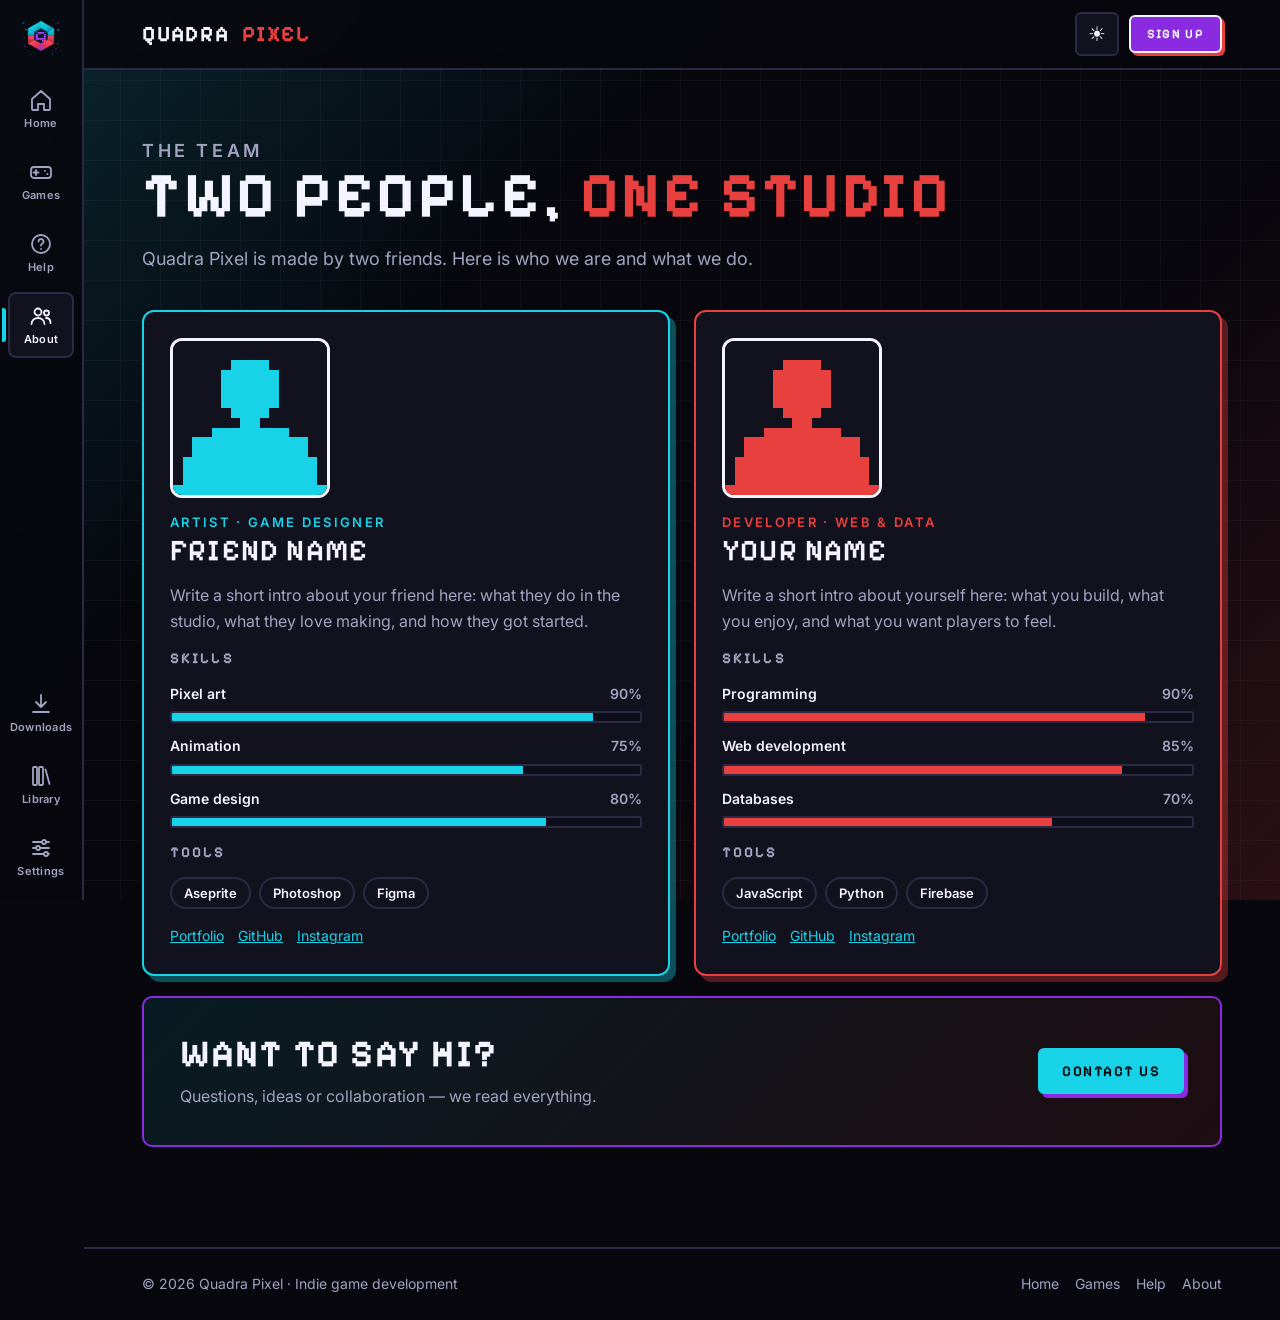
<file: about.html>
<!DOCTYPE html>
<html lang="en">
<head>
<meta charset="utf-8">
<meta name="viewport" content="width=device-width, initial-scale=1">
<title>About – Quadra Pixel</title>
<meta name="description" content="Meet the two people behind Quadra Pixel.">
<meta name="theme-color" content="#07070d">
<script>try{var t=localStorage.getItem("qp-theme");if(t==="system")t=matchMedia("(prefers-color-scheme: light)").matches?"light":"dark";if(t==="light"||t==="dark")document.documentElement.setAttribute("data-theme",t);if(localStorage.getItem("qp-motion")==="reduced")document.documentElement.classList.add("reduce-motion")}catch(e){}</script>
<link rel="icon" type="image/svg+xml" href="assets/images/favicon.svg">
<link rel="preconnect" href="https://fonts.googleapis.com">
<link rel="preconnect" href="https://fonts.gstatic.com" crossorigin>
<link href="https://fonts.googleapis.com/css2?family=Inter:wght@400;500;600;700&family=Pixelify+Sans:wght@400;500;600;700&display=swap" rel="stylesheet">
<link rel="stylesheet" href="css/style.css">
</head>
<body class="has-sidebar">
<aside class="sidebar" aria-label="Main navigation">
  <div>
    <a class="side-logo" href="index.html" aria-label="Quadra Pixel home"><img src="assets/images/logo-icon.svg" alt=""></a>
    <nav class="side-group top" aria-label="Pages"><a class="side-link" href="index.html"><svg viewBox="0 0 24 24" aria-hidden="true"><path d="M3 11l9-8 9 8v10a1 1 0 0 1-1 1h-5v-6H9v6H4a1 1 0 0 1-1-1z"/></svg><span>Home</span></a><a class="side-link" href="games.html"><svg viewBox="0 0 24 24" aria-hidden="true"><rect x="2" y="7" width="20" height="11" rx="3"/><path d="M7 10v5M4.5 12.5h5"/><path d="M16 11h.01M18.5 14h.01"/></svg><span>Games</span></a><a class="side-link" href="help.html"><svg viewBox="0 0 24 24" aria-hidden="true"><circle cx="12" cy="12" r="9"/><path d="M9.5 9.5a2.5 2.5 0 1 1 3.5 2.3c-.7.4-1 1-1 1.7M12 17h.01"/></svg><span>Help</span></a><a class="side-link" href="about.html" aria-current="page"><svg viewBox="0 0 24 24" aria-hidden="true"><circle cx="9" cy="8" r="3.5"/><path d="M2.5 20c0-3.5 3-6 6.5-6s6.5 2.5 6.5 6"/><circle cx="17.5" cy="9" r="2.5"/><path d="M17 14c3 0 4.5 2 4.5 5"/></svg><span>About</span></a></nav>
  </div>
  <nav class="side-group bottom" aria-label="Your account"><a class="side-link" href="downloads.html"><svg viewBox="0 0 24 24" aria-hidden="true"><path d="M12 3v12M7 10l5 5 5-5M4 20h16"/></svg><span>Downloads</span></a><a class="side-link" href="library.html"><svg viewBox="0 0 24 24" aria-hidden="true"><rect x="4" y="3" width="4" height="18" rx="1"/><rect x="10" y="3" width="4" height="18" rx="1"/><path d="M16.5 5.5l4 14.5"/></svg><span>Library</span></a><a class="side-link" href="settings.html"><svg viewBox="0 0 24 24" aria-hidden="true"><path d="M4 6h9M17 6h3M4 12h3M11 12h9M4 18h11M19 18h1"/><circle cx="15" cy="6" r="2"/><circle cx="9" cy="12" r="2"/><circle cx="17" cy="18" r="2"/></svg><span>Settings</span></a></nav>
</aside>
<header class="site-header">
  <div class="wrap bar">
    <a class="brand" href="index.html" aria-label="Quadra Pixel home"><img src="assets/images/logo-icon.svg" alt="">Quadra<b>Pixel</b></a>
    <div class="actions">
      <button class="icon-btn" id="themeToggle" type="button" aria-pressed="false" aria-label="Switch to light mode"><span class="ico" aria-hidden="true">☀</span></button>
      <div class="auth-slot" id="authSlot"></div>
    </div>
  </div>
</header>
<main>
<div class="wrap">
  <div class="page-title">
    <p class="eyebrow">The team</p>
    <h1>Two people, <span class="accent-r">one studio</span></h1>
    <p>Quadra Pixel is made by two friends. Here is who we are and what we do.</p>
  </div>
  <div class="team">
    <article class="profile left">
      <!-- PHOTO: replace the file at assets/images/team/friend.svg with your own image (keep the same name, or change the src) -->
      <div class="avatar"><img src="assets/images/team/friend.svg" alt="Photo of Friend Name"></div>
      <div><div class="role">Artist · Game designer</div><h3 style="font-size:30px;margin-top:4px">Friend Name</h3></div>
      <p class="bio">Write a short intro about your friend here: what they do in the studio, what they love making, and how they got started.</p>
      <h4>Skills</h4>
      <div class="skills"><div class="skill"><div class="name"><span>Pixel art</span><span>90%</span></div><div class="track"><div class="fill" style="--lvl:90%"></div></div></div><div class="skill"><div class="name"><span>Animation</span><span>75%</span></div><div class="track"><div class="fill" style="--lvl:75%"></div></div></div><div class="skill"><div class="name"><span>Game design</span><span>80%</span></div><div class="track"><div class="fill" style="--lvl:80%"></div></div></div></div>
      <h4>Tools</h4>
      <div class="tags"><span>Aseprite</span><span>Photoshop</span><span>Figma</span></div>
      <div class="links"><a href="#">Portfolio</a><a href="#">GitHub</a><a href="#">Instagram</a></div>
    </article>
    <article class="profile right">
      <!-- PHOTO: replace the file at assets/images/team/me.svg with your own image (keep the same name, or change the src) -->
      <div class="avatar"><img src="assets/images/team/me.svg" alt="Photo of Your Name"></div>
      <div><div class="role">Developer · Web &amp; data</div><h3 style="font-size:30px;margin-top:4px">Your Name</h3></div>
      <p class="bio">Write a short intro about yourself here: what you build, what you enjoy, and what you want players to feel.</p>
      <h4>Skills</h4>
      <div class="skills"><div class="skill"><div class="name"><span>Programming</span><span>90%</span></div><div class="track"><div class="fill" style="--lvl:90%"></div></div></div><div class="skill"><div class="name"><span>Web development</span><span>85%</span></div><div class="track"><div class="fill" style="--lvl:85%"></div></div></div><div class="skill"><div class="name"><span>Databases</span><span>70%</span></div><div class="track"><div class="fill" style="--lvl:70%"></div></div></div></div>
      <h4>Tools</h4>
      <div class="tags"><span>JavaScript</span><span>Python</span><span>Firebase</span></div>
      <div class="links"><a href="#">Portfolio</a><a href="#">GitHub</a><a href="#">Instagram</a></div>
    </article>
  </div>
  <div class="cta">
    <div><h2>Want to say hi?</h2><p class="muted" style="margin-top:8px">Questions, ideas or collaboration — we read everything.</p></div>
    <a class="btn cyan" href="help.html">Contact us</a>
  </div>
</div>
</main>
<footer class="site-footer">
  <div class="wrap foot-in">
    <span>© <span id="year">2026</span> Quadra Pixel · Indie game development</span>
    <nav aria-label="Footer"><a href="index.html">Home</a><a href="games.html">Games</a><a href="help.html">Help</a><a href="about.html">About</a></nav>
  </div>
</footer>
<script src="js/firebase-config.js"></script>
<script src="js/auth.js"></script>
<script src="js/auth-ui.js"></script>
<script src="js/theme.js"></script>
<script src="js/store.js"></script>
<script src="js/main.js"></script>
</body>
</html>
</file>
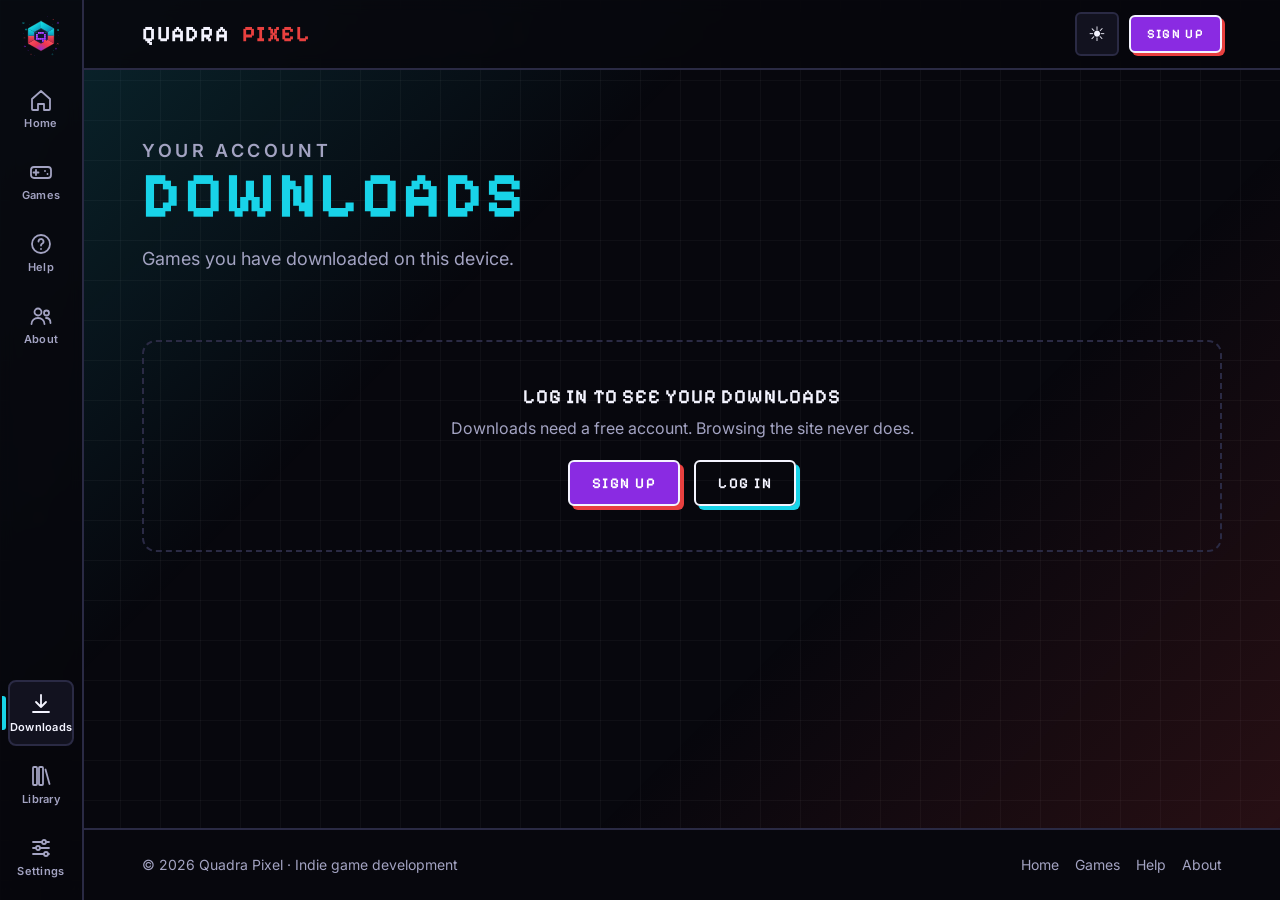
<file: downloads.html>
<!DOCTYPE html>
<html lang="en">
<head>
<meta charset="utf-8">
<meta name="viewport" content="width=device-width, initial-scale=1">
<title>Downloads – Quadra Pixel</title>
<meta name="description" content="Games you downloaded from Quadra Pixel on this device.">
<meta name="theme-color" content="#07070d">
<script>try{var t=localStorage.getItem("qp-theme");if(t==="system")t=matchMedia("(prefers-color-scheme: light)").matches?"light":"dark";if(t==="light"||t==="dark")document.documentElement.setAttribute("data-theme",t);if(localStorage.getItem("qp-motion")==="reduced")document.documentElement.classList.add("reduce-motion")}catch(e){}</script>
<link rel="icon" type="image/svg+xml" href="assets/images/favicon.svg">
<link rel="preconnect" href="https://fonts.googleapis.com">
<link rel="preconnect" href="https://fonts.gstatic.com" crossorigin>
<link href="https://fonts.googleapis.com/css2?family=Inter:wght@400;500;600;700&family=Pixelify+Sans:wght@400;500;600;700&display=swap" rel="stylesheet">
<link rel="stylesheet" href="css/style.css">
</head>
<body class="has-sidebar">
<aside class="sidebar" aria-label="Main navigation">
  <div>
    <a class="side-logo" href="index.html" aria-label="Quadra Pixel home"><img src="assets/images/logo-icon.svg" alt=""></a>
    <nav class="side-group top" aria-label="Pages"><a class="side-link" href="index.html"><svg viewBox="0 0 24 24" aria-hidden="true"><path d="M3 11l9-8 9 8v10a1 1 0 0 1-1 1h-5v-6H9v6H4a1 1 0 0 1-1-1z"/></svg><span>Home</span></a><a class="side-link" href="games.html"><svg viewBox="0 0 24 24" aria-hidden="true"><rect x="2" y="7" width="20" height="11" rx="3"/><path d="M7 10v5M4.5 12.5h5"/><path d="M16 11h.01M18.5 14h.01"/></svg><span>Games</span></a><a class="side-link" href="help.html"><svg viewBox="0 0 24 24" aria-hidden="true"><circle cx="12" cy="12" r="9"/><path d="M9.5 9.5a2.5 2.5 0 1 1 3.5 2.3c-.7.4-1 1-1 1.7M12 17h.01"/></svg><span>Help</span></a><a class="side-link" href="about.html"><svg viewBox="0 0 24 24" aria-hidden="true"><circle cx="9" cy="8" r="3.5"/><path d="M2.5 20c0-3.5 3-6 6.5-6s6.5 2.5 6.5 6"/><circle cx="17.5" cy="9" r="2.5"/><path d="M17 14c3 0 4.5 2 4.5 5"/></svg><span>About</span></a></nav>
  </div>
  <nav class="side-group bottom" aria-label="Your account"><a class="side-link" href="downloads.html" aria-current="page"><svg viewBox="0 0 24 24" aria-hidden="true"><path d="M12 3v12M7 10l5 5 5-5M4 20h16"/></svg><span>Downloads</span></a><a class="side-link" href="library.html"><svg viewBox="0 0 24 24" aria-hidden="true"><rect x="4" y="3" width="4" height="18" rx="1"/><rect x="10" y="3" width="4" height="18" rx="1"/><path d="M16.5 5.5l4 14.5"/></svg><span>Library</span></a><a class="side-link" href="settings.html"><svg viewBox="0 0 24 24" aria-hidden="true"><path d="M4 6h9M17 6h3M4 12h3M11 12h9M4 18h11M19 18h1"/><circle cx="15" cy="6" r="2"/><circle cx="9" cy="12" r="2"/><circle cx="17" cy="18" r="2"/></svg><span>Settings</span></a></nav>
</aside>
<header class="site-header">
  <div class="wrap bar">
    <a class="brand" href="index.html" aria-label="Quadra Pixel home"><img src="assets/images/logo-icon.svg" alt="">Quadra<b>Pixel</b></a>
    <div class="actions">
      <button class="icon-btn" id="themeToggle" type="button" aria-pressed="false" aria-label="Switch to light mode"><span class="ico" aria-hidden="true">☀</span></button>
      <div class="auth-slot" id="authSlot"></div>
    </div>
  </div>
</header>
<main>
<div class="wrap">
  <div class="page-title">
    <p class="eyebrow">Your account</p>
    <h1><span class="accent-c">Downloads</span></h1>
    <p>Games you have downloaded on this device.</p>
  </div>
  <div class="toolbar"><span class="count" id="dlCount" aria-live="polite"></span><button class="btn ghost sm" id="dlClear" type="button" hidden>Clear history</button></div>
  <ul class="dl-list" id="dlList"></ul>
  <div class="empty-state" id="dlEmpty" hidden></div>
</div>
</main>
<footer class="site-footer">
  <div class="wrap foot-in">
    <span>© <span id="year">2026</span> Quadra Pixel · Indie game development</span>
    <nav aria-label="Footer"><a href="index.html">Home</a><a href="games.html">Games</a><a href="help.html">Help</a><a href="about.html">About</a></nav>
  </div>
</footer>
<script src="js/firebase-config.js"></script>
<script src="js/auth.js"></script>
<script src="js/auth-ui.js"></script>
<script src="js/theme.js"></script>
<script src="js/store.js"></script>
<script src="js/games-data.js"></script>
<script src="js/community.js"></script>
<script src="js/game-ui.js"></script>
<script src="js/library.js"></script>
<script src="js/main.js"></script>
</body>
</html>
</file>
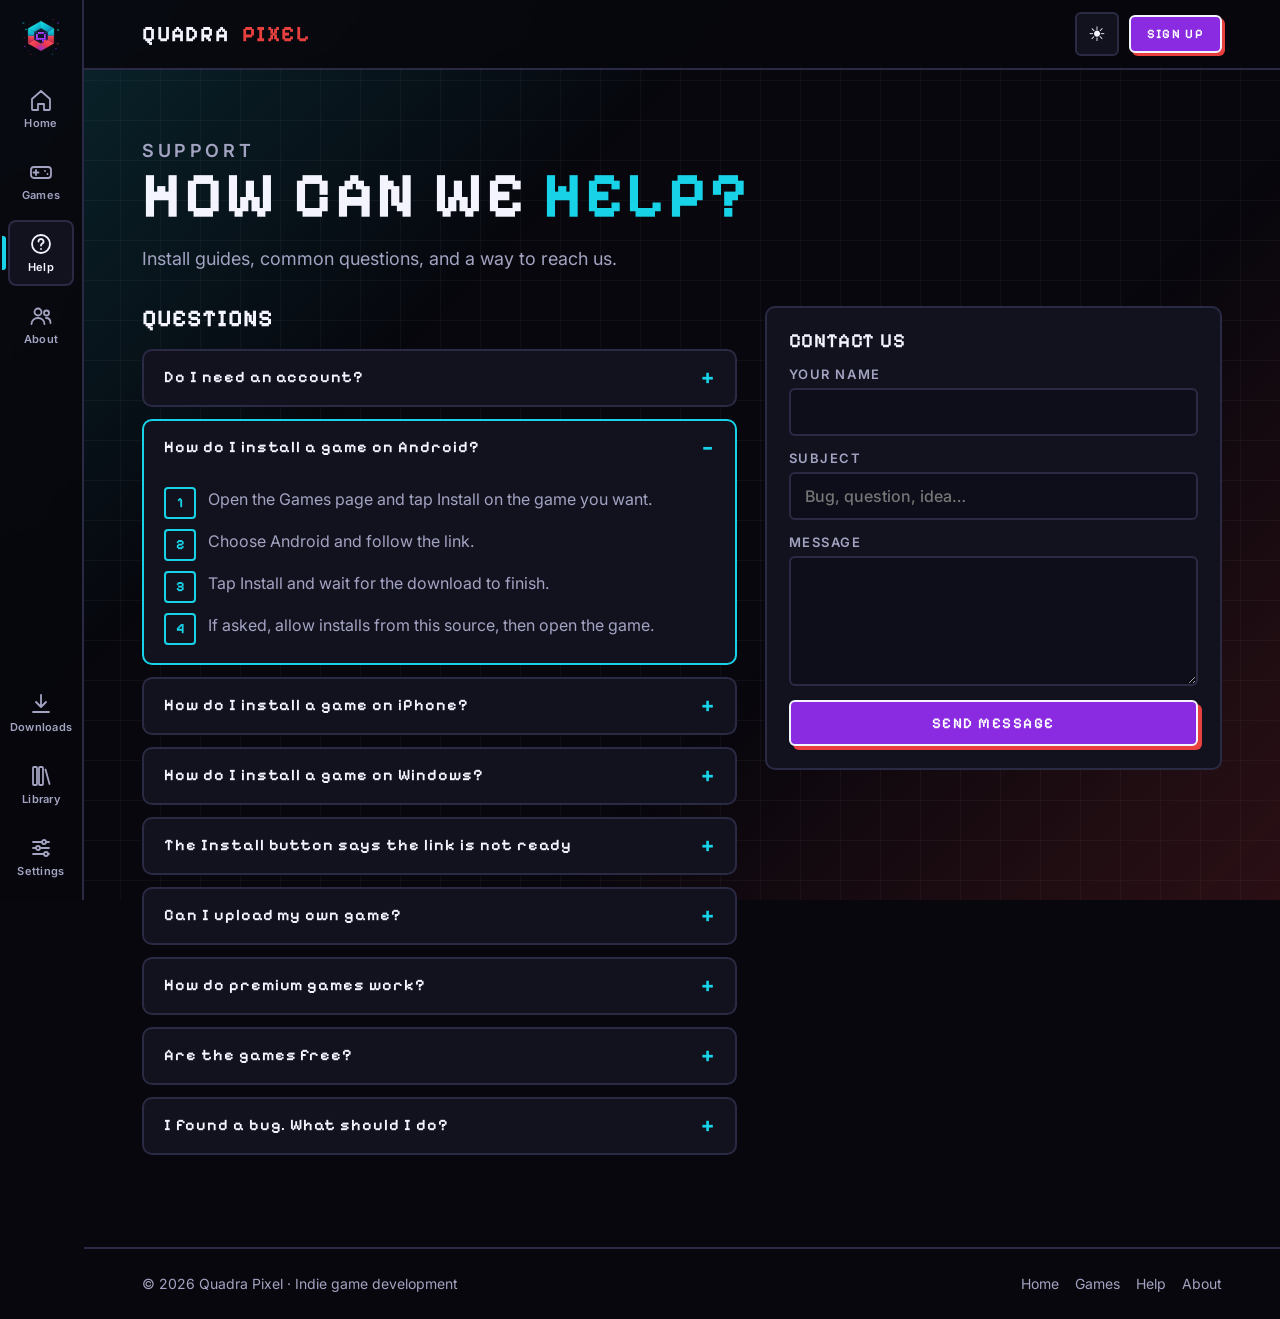
<file: help.html>
<!DOCTYPE html>
<html lang="en">
<head>
<meta charset="utf-8">
<meta name="viewport" content="width=device-width, initial-scale=1">
<title>Help – Quadra Pixel</title>
<meta name="description" content="Install guides, FAQ and contact for Quadra Pixel.">
<meta name="theme-color" content="#07070d">
<script>try{var t=localStorage.getItem("qp-theme");if(t==="system")t=matchMedia("(prefers-color-scheme: light)").matches?"light":"dark";if(t==="light"||t==="dark")document.documentElement.setAttribute("data-theme",t);if(localStorage.getItem("qp-motion")==="reduced")document.documentElement.classList.add("reduce-motion")}catch(e){}</script>
<link rel="icon" type="image/svg+xml" href="assets/images/favicon.svg">
<link rel="preconnect" href="https://fonts.googleapis.com">
<link rel="preconnect" href="https://fonts.gstatic.com" crossorigin>
<link href="https://fonts.googleapis.com/css2?family=Inter:wght@400;500;600;700&family=Pixelify+Sans:wght@400;500;600;700&display=swap" rel="stylesheet">
<link rel="stylesheet" href="css/style.css">
</head>
<body class="has-sidebar">
<aside class="sidebar" aria-label="Main navigation">
  <div>
    <a class="side-logo" href="index.html" aria-label="Quadra Pixel home"><img src="assets/images/logo-icon.svg" alt=""></a>
    <nav class="side-group top" aria-label="Pages"><a class="side-link" href="index.html"><svg viewBox="0 0 24 24" aria-hidden="true"><path d="M3 11l9-8 9 8v10a1 1 0 0 1-1 1h-5v-6H9v6H4a1 1 0 0 1-1-1z"/></svg><span>Home</span></a><a class="side-link" href="games.html"><svg viewBox="0 0 24 24" aria-hidden="true"><rect x="2" y="7" width="20" height="11" rx="3"/><path d="M7 10v5M4.5 12.5h5"/><path d="M16 11h.01M18.5 14h.01"/></svg><span>Games</span></a><a class="side-link" href="help.html" aria-current="page"><svg viewBox="0 0 24 24" aria-hidden="true"><circle cx="12" cy="12" r="9"/><path d="M9.5 9.5a2.5 2.5 0 1 1 3.5 2.3c-.7.4-1 1-1 1.7M12 17h.01"/></svg><span>Help</span></a><a class="side-link" href="about.html"><svg viewBox="0 0 24 24" aria-hidden="true"><circle cx="9" cy="8" r="3.5"/><path d="M2.5 20c0-3.5 3-6 6.5-6s6.5 2.5 6.5 6"/><circle cx="17.5" cy="9" r="2.5"/><path d="M17 14c3 0 4.5 2 4.5 5"/></svg><span>About</span></a></nav>
  </div>
  <nav class="side-group bottom" aria-label="Your account"><a class="side-link" href="downloads.html"><svg viewBox="0 0 24 24" aria-hidden="true"><path d="M12 3v12M7 10l5 5 5-5M4 20h16"/></svg><span>Downloads</span></a><a class="side-link" href="library.html"><svg viewBox="0 0 24 24" aria-hidden="true"><rect x="4" y="3" width="4" height="18" rx="1"/><rect x="10" y="3" width="4" height="18" rx="1"/><path d="M16.5 5.5l4 14.5"/></svg><span>Library</span></a><a class="side-link" href="settings.html"><svg viewBox="0 0 24 24" aria-hidden="true"><path d="M4 6h9M17 6h3M4 12h3M11 12h9M4 18h11M19 18h1"/><circle cx="15" cy="6" r="2"/><circle cx="9" cy="12" r="2"/><circle cx="17" cy="18" r="2"/></svg><span>Settings</span></a></nav>
</aside>
<header class="site-header">
  <div class="wrap bar">
    <a class="brand" href="index.html" aria-label="Quadra Pixel home"><img src="assets/images/logo-icon.svg" alt="">Quadra<b>Pixel</b></a>
    <div class="actions">
      <button class="icon-btn" id="themeToggle" type="button" aria-pressed="false" aria-label="Switch to light mode"><span class="ico" aria-hidden="true">☀</span></button>
      <div class="auth-slot" id="authSlot"></div>
    </div>
  </div>
</header>
<main>
<div class="wrap">
  <div class="page-title">
    <p class="eyebrow">Support</p>
    <h1>How can we <span class="accent-c">help?</span></h1>
    <p>Install guides, common questions, and a way to reach us.</p>
  </div>
  <div class="help-grid">
    <div>
      <h2 style="font-size:24px;margin-bottom:16px">Questions</h2>
      <details><summary>Do I need an account?</summary><div class="ans">No. You can explore every page without signing up. An account is only needed when you download a game. Use the Sign up button at the top of any page.</div></details>
      <details open><summary>How do I install a game on Android?</summary><div class="ans"><ol class="steps">
        <li>Open the Games page and tap Install on the game you want.</li>
        <li>Choose Android and follow the link.</li>
        <li>Tap Install and wait for the download to finish.</li>
        <li>If asked, allow installs from this source, then open the game.</li></ol></div></details>
      <details><summary>How do I install a game on iPhone?</summary><div class="ans"><ol class="steps">
        <li>Open the Games page and tap Install on the game you want.</li>
        <li>Choose iPhone and follow the link.</li>
        <li>Tap Get and confirm with Face ID, Touch ID or your passcode.</li>
        <li>Open the game from your home screen.</li></ol></div></details>
      <details><summary>How do I install a game on Windows?</summary><div class="ans"><ol class="steps">
        <li>Open the Games page and click Install on the game you want.</li>
        <li>Choose Windows and wait for the installer or zip file to download.</li>
        <li>Open the file. If it is a zip, extract it first, then run the installer.</li>
        <li>If Windows SmartScreen warns you, check the file came from this site, then choose More info and Run anyway.</li>
        <li>Start the game from the Start menu or the desktop shortcut.</li></ol></div></details>
      <details><summary>The Install button says the link is not ready</summary><div class="ans">That game has no download link yet for your device. It will be enabled once it is released. Check back soon.</div></details>
      <details><summary>Can I upload my own game?</summary><div class="ans">Yes. Log in, open the Games page and use Upload a game (download games) or Add Roblox game. New uploads are checked by us before they appear for everyone, and you can delete your games any time from My games.</div></details>
      <details><summary>How do premium games work?</summary><div class="ans">Premium games have a price and live in Games &gt; Premium. Buy a game once and it switches to Install on your account. Free games are marked with no price.</div></details>
      <details><summary>Are the games free?</summary><div class="ans">Each game page lists its own details. Edit this answer to match your pricing.</div></details>
      <details><summary>I found a bug. What should I do?</summary><div class="ans">Send us the game name, your device and what happened using the form on this page.</div></details>
    </div>
    <div class="panel">
      <h3 style="margin-bottom:14px">Contact us</h3>
      <!-- Change data-email to your real address -->
      <form class="contact" id="contactForm" data-email="hello@quadrapixel.example">
        <label>Your name<input name="name" required autocomplete="name"></label>
        <label>Subject<input name="subject" placeholder="Bug, question, idea…"></label>
        <label>Message<textarea name="message" required></textarea></label>
        <button class="btn" type="submit">Send message</button>
      </form>
    </div>
  </div>
</div>
</main>
<footer class="site-footer">
  <div class="wrap foot-in">
    <span>© <span id="year">2026</span> Quadra Pixel · Indie game development</span>
    <nav aria-label="Footer"><a href="index.html">Home</a><a href="games.html">Games</a><a href="help.html">Help</a><a href="about.html">About</a></nav>
  </div>
</footer>
<script src="js/firebase-config.js"></script>
<script src="js/auth.js"></script>
<script src="js/auth-ui.js"></script>
<script src="js/theme.js"></script>
<script src="js/store.js"></script>
<script src="js/main.js"></script>
</body>
</html>
</file>
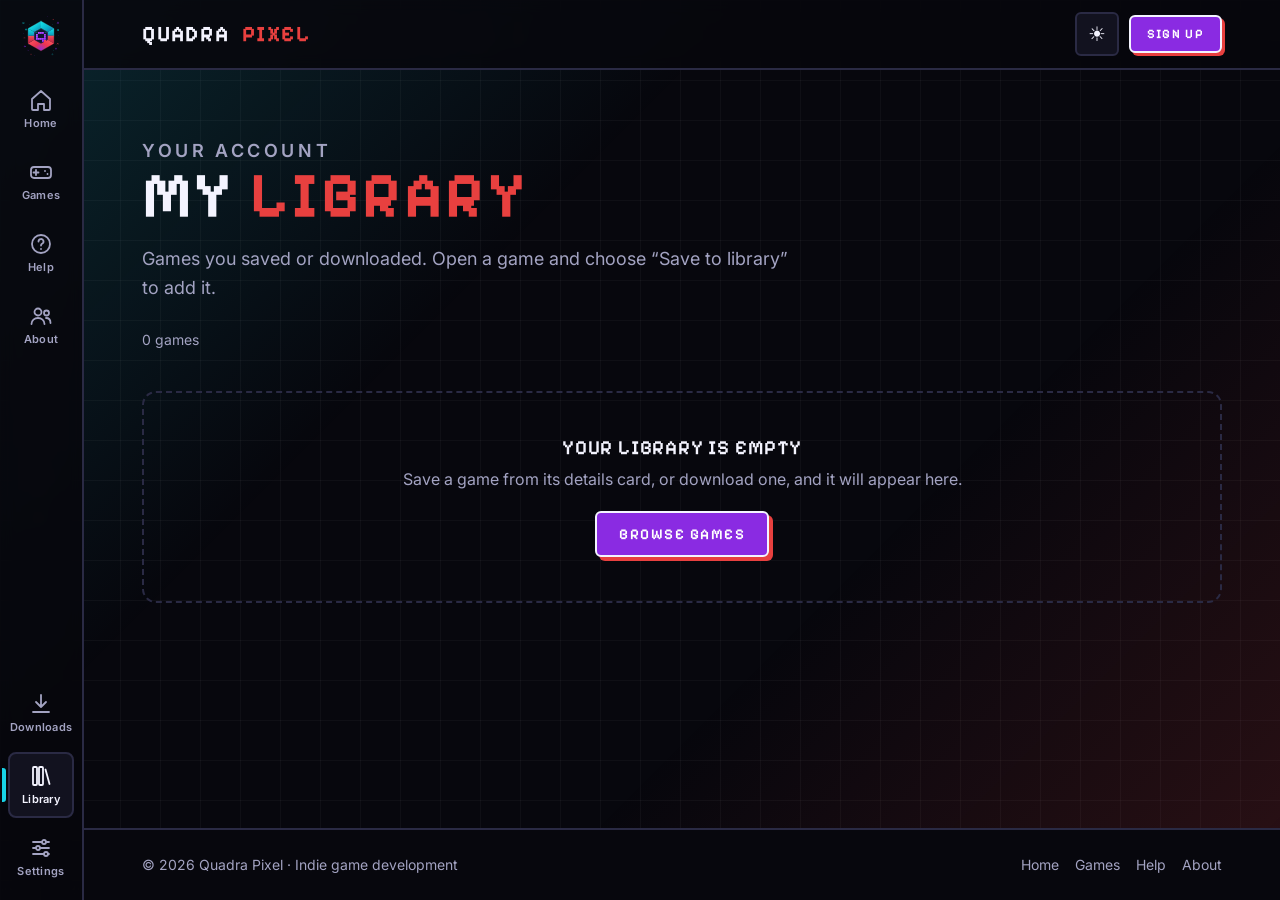
<file: library.html>
<!DOCTYPE html>
<html lang="en">
<head>
<meta charset="utf-8">
<meta name="viewport" content="width=device-width, initial-scale=1">
<title>Library – Quadra Pixel</title>
<meta name="description" content="Your saved and downloaded Quadra Pixel games.">
<meta name="theme-color" content="#07070d">
<script>try{var t=localStorage.getItem("qp-theme");if(t==="system")t=matchMedia("(prefers-color-scheme: light)").matches?"light":"dark";if(t==="light"||t==="dark")document.documentElement.setAttribute("data-theme",t);if(localStorage.getItem("qp-motion")==="reduced")document.documentElement.classList.add("reduce-motion")}catch(e){}</script>
<link rel="icon" type="image/svg+xml" href="assets/images/favicon.svg">
<link rel="preconnect" href="https://fonts.googleapis.com">
<link rel="preconnect" href="https://fonts.gstatic.com" crossorigin>
<link href="https://fonts.googleapis.com/css2?family=Inter:wght@400;500;600;700&family=Pixelify+Sans:wght@400;500;600;700&display=swap" rel="stylesheet">
<link rel="stylesheet" href="css/style.css">
</head>
<body class="has-sidebar">
<aside class="sidebar" aria-label="Main navigation">
  <div>
    <a class="side-logo" href="index.html" aria-label="Quadra Pixel home"><img src="assets/images/logo-icon.svg" alt=""></a>
    <nav class="side-group top" aria-label="Pages"><a class="side-link" href="index.html"><svg viewBox="0 0 24 24" aria-hidden="true"><path d="M3 11l9-8 9 8v10a1 1 0 0 1-1 1h-5v-6H9v6H4a1 1 0 0 1-1-1z"/></svg><span>Home</span></a><a class="side-link" href="games.html"><svg viewBox="0 0 24 24" aria-hidden="true"><rect x="2" y="7" width="20" height="11" rx="3"/><path d="M7 10v5M4.5 12.5h5"/><path d="M16 11h.01M18.5 14h.01"/></svg><span>Games</span></a><a class="side-link" href="help.html"><svg viewBox="0 0 24 24" aria-hidden="true"><circle cx="12" cy="12" r="9"/><path d="M9.5 9.5a2.5 2.5 0 1 1 3.5 2.3c-.7.4-1 1-1 1.7M12 17h.01"/></svg><span>Help</span></a><a class="side-link" href="about.html"><svg viewBox="0 0 24 24" aria-hidden="true"><circle cx="9" cy="8" r="3.5"/><path d="M2.5 20c0-3.5 3-6 6.5-6s6.5 2.5 6.5 6"/><circle cx="17.5" cy="9" r="2.5"/><path d="M17 14c3 0 4.5 2 4.5 5"/></svg><span>About</span></a></nav>
  </div>
  <nav class="side-group bottom" aria-label="Your account"><a class="side-link" href="downloads.html"><svg viewBox="0 0 24 24" aria-hidden="true"><path d="M12 3v12M7 10l5 5 5-5M4 20h16"/></svg><span>Downloads</span></a><a class="side-link" href="library.html" aria-current="page"><svg viewBox="0 0 24 24" aria-hidden="true"><rect x="4" y="3" width="4" height="18" rx="1"/><rect x="10" y="3" width="4" height="18" rx="1"/><path d="M16.5 5.5l4 14.5"/></svg><span>Library</span></a><a class="side-link" href="settings.html"><svg viewBox="0 0 24 24" aria-hidden="true"><path d="M4 6h9M17 6h3M4 12h3M11 12h9M4 18h11M19 18h1"/><circle cx="15" cy="6" r="2"/><circle cx="9" cy="12" r="2"/><circle cx="17" cy="18" r="2"/></svg><span>Settings</span></a></nav>
</aside>
<header class="site-header">
  <div class="wrap bar">
    <a class="brand" href="index.html" aria-label="Quadra Pixel home"><img src="assets/images/logo-icon.svg" alt="">Quadra<b>Pixel</b></a>
    <div class="actions">
      <button class="icon-btn" id="themeToggle" type="button" aria-pressed="false" aria-label="Switch to light mode"><span class="ico" aria-hidden="true">☀</span></button>
      <div class="auth-slot" id="authSlot"></div>
    </div>
  </div>
</header>
<main>
<div class="wrap">
  <div class="page-title">
    <p class="eyebrow">Your account</p>
    <h1>My <span class="accent-r">library</span></h1>
    <p>Games you saved or downloaded. Open a game and choose “Save to library” to add it.</p>
  </div>
  <div class="toolbar"><span class="count" id="libCount" aria-live="polite"></span><button class="btn ghost sm" id="libClear" type="button" hidden>Clear library</button></div>
  <div class="grid" id="libraryGrid"></div>
  <div class="empty-state" id="libEmpty" hidden>
    <h3>Your library is empty</h3>
    <p>Save a game from its details card, or download one, and it will appear here.</p>
    <div class="row"><a class="btn" href="games.html">Browse games</a></div>
  </div>
</div>
</main>
<footer class="site-footer">
  <div class="wrap foot-in">
    <span>© <span id="year">2026</span> Quadra Pixel · Indie game development</span>
    <nav aria-label="Footer"><a href="index.html">Home</a><a href="games.html">Games</a><a href="help.html">Help</a><a href="about.html">About</a></nav>
  </div>
</footer>
<script src="js/firebase-config.js"></script>
<script src="js/auth.js"></script>
<script src="js/auth-ui.js"></script>
<script src="js/theme.js"></script>
<script src="js/store.js"></script>
<script src="js/games-data.js"></script>
<script src="js/community.js"></script>
<script src="js/game-ui.js"></script>
<script src="js/library.js"></script>
<script src="js/main.js"></script>
</body>
</html>
</file>
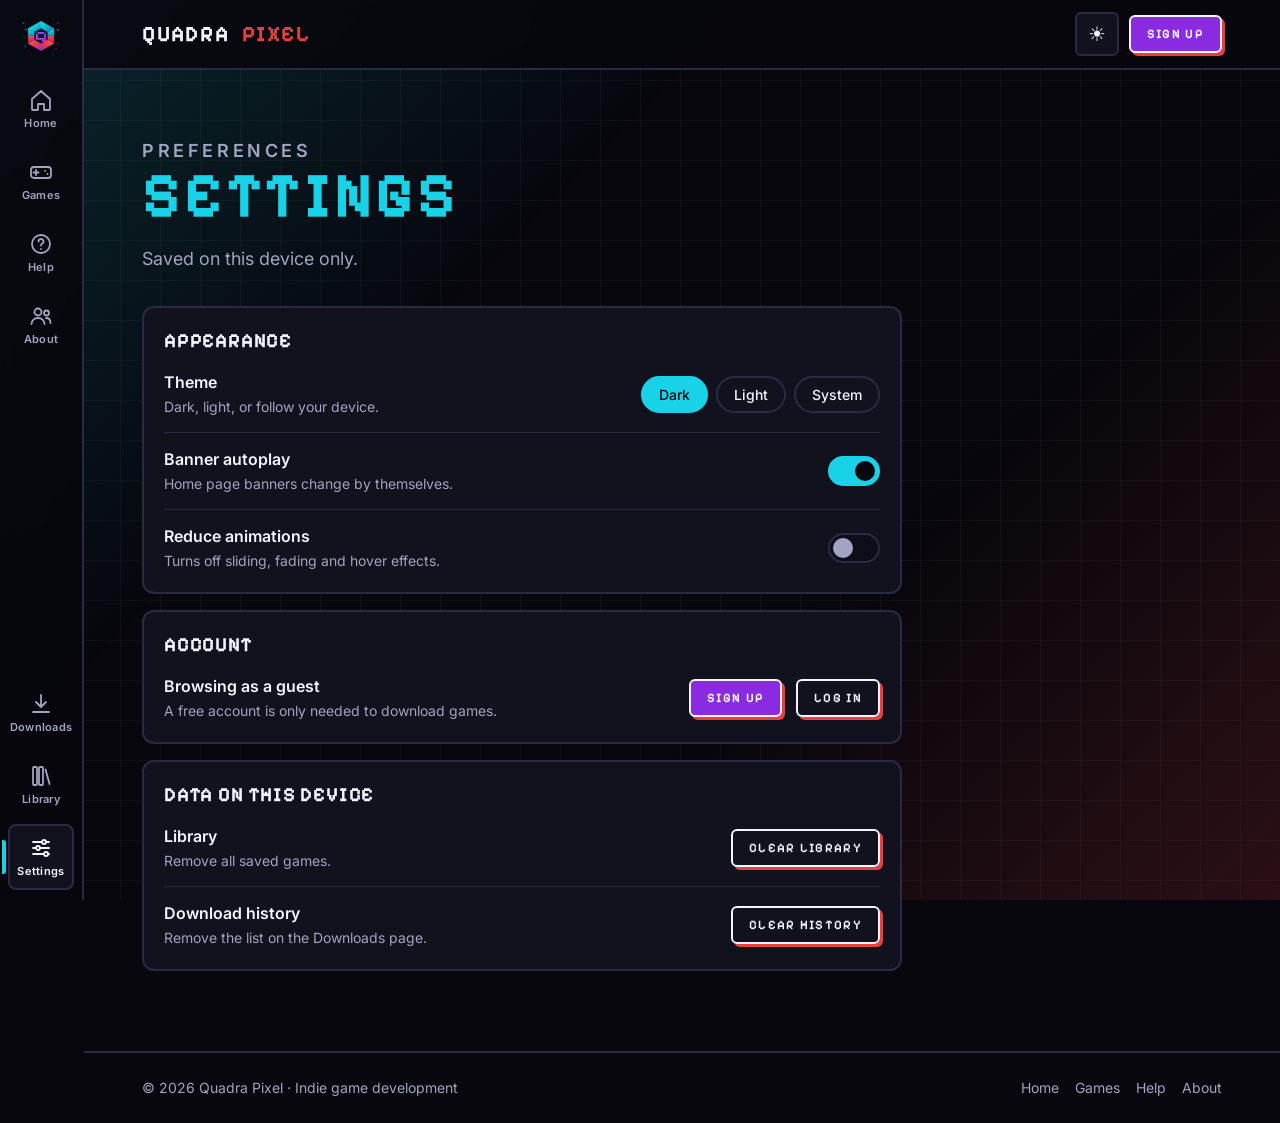
<file: settings.html>
<!DOCTYPE html>
<html lang="en">
<head>
<meta charset="utf-8">
<meta name="viewport" content="width=device-width, initial-scale=1">
<title>Settings – Quadra Pixel</title>
<meta name="description" content="Theme, banner and data settings for Quadra Pixel.">
<meta name="theme-color" content="#07070d">
<script>try{var t=localStorage.getItem("qp-theme");if(t==="system")t=matchMedia("(prefers-color-scheme: light)").matches?"light":"dark";if(t==="light"||t==="dark")document.documentElement.setAttribute("data-theme",t);if(localStorage.getItem("qp-motion")==="reduced")document.documentElement.classList.add("reduce-motion")}catch(e){}</script>
<link rel="icon" type="image/svg+xml" href="assets/images/favicon.svg">
<link rel="preconnect" href="https://fonts.googleapis.com">
<link rel="preconnect" href="https://fonts.gstatic.com" crossorigin>
<link href="https://fonts.googleapis.com/css2?family=Inter:wght@400;500;600;700&family=Pixelify+Sans:wght@400;500;600;700&display=swap" rel="stylesheet">
<link rel="stylesheet" href="css/style.css">
</head>
<body class="has-sidebar">
<aside class="sidebar" aria-label="Main navigation">
  <div>
    <a class="side-logo" href="index.html" aria-label="Quadra Pixel home"><img src="assets/images/logo-icon.svg" alt=""></a>
    <nav class="side-group top" aria-label="Pages"><a class="side-link" href="index.html"><svg viewBox="0 0 24 24" aria-hidden="true"><path d="M3 11l9-8 9 8v10a1 1 0 0 1-1 1h-5v-6H9v6H4a1 1 0 0 1-1-1z"/></svg><span>Home</span></a><a class="side-link" href="games.html"><svg viewBox="0 0 24 24" aria-hidden="true"><rect x="2" y="7" width="20" height="11" rx="3"/><path d="M7 10v5M4.5 12.5h5"/><path d="M16 11h.01M18.5 14h.01"/></svg><span>Games</span></a><a class="side-link" href="help.html"><svg viewBox="0 0 24 24" aria-hidden="true"><circle cx="12" cy="12" r="9"/><path d="M9.5 9.5a2.5 2.5 0 1 1 3.5 2.3c-.7.4-1 1-1 1.7M12 17h.01"/></svg><span>Help</span></a><a class="side-link" href="about.html"><svg viewBox="0 0 24 24" aria-hidden="true"><circle cx="9" cy="8" r="3.5"/><path d="M2.5 20c0-3.5 3-6 6.5-6s6.5 2.5 6.5 6"/><circle cx="17.5" cy="9" r="2.5"/><path d="M17 14c3 0 4.5 2 4.5 5"/></svg><span>About</span></a></nav>
  </div>
  <nav class="side-group bottom" aria-label="Your account"><a class="side-link" href="downloads.html"><svg viewBox="0 0 24 24" aria-hidden="true"><path d="M12 3v12M7 10l5 5 5-5M4 20h16"/></svg><span>Downloads</span></a><a class="side-link" href="library.html"><svg viewBox="0 0 24 24" aria-hidden="true"><rect x="4" y="3" width="4" height="18" rx="1"/><rect x="10" y="3" width="4" height="18" rx="1"/><path d="M16.5 5.5l4 14.5"/></svg><span>Library</span></a><a class="side-link" href="settings.html" aria-current="page"><svg viewBox="0 0 24 24" aria-hidden="true"><path d="M4 6h9M17 6h3M4 12h3M11 12h9M4 18h11M19 18h1"/><circle cx="15" cy="6" r="2"/><circle cx="9" cy="12" r="2"/><circle cx="17" cy="18" r="2"/></svg><span>Settings</span></a></nav>
</aside>
<header class="site-header">
  <div class="wrap bar">
    <a class="brand" href="index.html" aria-label="Quadra Pixel home"><img src="assets/images/logo-icon.svg" alt="">Quadra<b>Pixel</b></a>
    <div class="actions">
      <button class="icon-btn" id="themeToggle" type="button" aria-pressed="false" aria-label="Switch to light mode"><span class="ico" aria-hidden="true">☀</span></button>
      <div class="auth-slot" id="authSlot"></div>
    </div>
  </div>
</header>
<main>
<div class="wrap">
  <div class="page-title">
    <p class="eyebrow">Preferences</p>
    <h1><span class="accent-c">Settings</span></h1>
    <p>Saved on this device only.</p>
  </div>
  <div class="settings" id="settings">
    <section class="set-group">
      <h2>Appearance</h2>
      <div class="set-row"><div><strong>Theme</strong><p>Dark, light, or follow your device.</p></div>
        <div class="seg" role="radiogroup" aria-label="Theme">
          <label><input type="radio" name="theme" value="dark">Dark</label>
          <label><input type="radio" name="theme" value="light">Light</label>
          <label><input type="radio" name="theme" value="system">System</label>
        </div></div>
      <div class="set-row"><div><strong>Banner autoplay</strong><p>Home page banners change by themselves.</p></div>
        <span class="switch"><input type="checkbox" id="optAutoplay" aria-label="Banner autoplay"><i></i></span></div>
      <div class="set-row"><div><strong>Reduce animations</strong><p>Turns off sliding, fading and hover effects.</p></div>
        <span class="switch"><input type="checkbox" id="optMotion" aria-label="Reduce animations"><i></i></span></div>
    </section>
    <section class="set-group">
      <h2>Account</h2>
      <div class="set-row" id="accountBox"></div>
    </section>
    <section class="set-group">
      <h2>Data on this device</h2>
      <div class="set-row"><div><strong>Library</strong><p>Remove all saved games.</p></div><button class="btn ghost sm" type="button" id="clrLib">Clear library</button></div>
      <div class="set-row"><div><strong>Download history</strong><p>Remove the list on the Downloads page.</p></div><button class="btn ghost sm" type="button" id="clrDl">Clear history</button></div>
    </section>
  </div>
  <p class="set-msg" id="setMsg" role="status" hidden></p>
</div>
</main>
<footer class="site-footer">
  <div class="wrap foot-in">
    <span>© <span id="year">2026</span> Quadra Pixel · Indie game development</span>
    <nav aria-label="Footer"><a href="index.html">Home</a><a href="games.html">Games</a><a href="help.html">Help</a><a href="about.html">About</a></nav>
  </div>
</footer>
<script src="js/firebase-config.js"></script>
<script src="js/auth.js"></script>
<script src="js/auth-ui.js"></script>
<script src="js/theme.js"></script>
<script src="js/store.js"></script>
<script src="js/settings.js"></script>
<script src="js/main.js"></script>
</body>
</html>
</file>
<file: css/style.css>
/* ==========================================================
   Quadra Pixel – main stylesheet
   Theme taken from the logo: dark navy/black, neon cyan + red,
   purple core, pixel headings.
   ========================================================== */
:root{
  color-scheme:dark;
  --header-bg:rgba(7,7,13,.88); --on-cyan:#07070d;
  --cyan-soft:rgba(24,211,232,.35); --red-soft:rgba(232,64,63,.35);
  --glow-c:rgba(24,211,232,.16); --glow-r:rgba(232,64,63,.16); --grid:rgba(255,255,255,.035);
  --bg:#07070d; --bg-2:#0e0e1a; --surface:#12121f; --surface-2:#191930;
  --line:#2a2a44; --ink:#f4f4ff; --muted:#a3a3c2;
  --cyan:#18d3e8; --red:#e8403f; --purple:#8a2be2; --purple-2:#a855f7;
  --font-pixel:"Pixelify Sans","Courier New",monospace;
  --font-body:"Inter","Segoe UI",system-ui,-apple-system,sans-serif;
  --radius:6px; --maxw:1120px;
}
*{box-sizing:border-box}
html{scroll-behavior:smooth}
body{
  margin:0;color:var(--ink);background:var(--bg);
  font:400 16px/1.6 var(--font-body);min-height:100vh;
  display:flex;flex-direction:column;
}
/* neon diagonal glow + faint grid, like the logo sheet */
body::before{
  content:"";position:fixed;inset:0;z-index:-1;pointer-events:none;
  background:
    linear-gradient(135deg,var(--glow-c) 0%,transparent 35%,transparent 65%,var(--glow-r) 100%),
    linear-gradient(var(--grid) 1px,transparent 1px) 0 0/40px 40px,
    linear-gradient(90deg,var(--grid) 1px,transparent 1px) 0 0/40px 40px;
}
h1,h2,h3,h4{font-family:var(--font-pixel);margin:0;line-height:1.1;letter-spacing:.04em;text-transform:uppercase}
h1{font-size:clamp(34px,6vw,64px);font-weight:700}
h2{font-size:clamp(26px,3.6vw,38px);font-weight:700}
h3{font-size:20px;font-weight:600}
p{margin:0}
a{color:var(--cyan)}
img{max-width:100%}
:focus-visible{outline:3px solid var(--cyan);outline-offset:3px}
.wrap{width:100%;max-width:var(--maxw);margin:0 auto;padding:0 20px}
main{flex:1}
.accent-c{color:var(--cyan)} .accent-r{color:var(--red)} .accent-p{color:var(--purple-2)}
.muted{color:var(--muted)}
.eyebrow{font:600 13px var(--font-body);letter-spacing:.2em;text-transform:uppercase;color:var(--muted)}

/* ---------- Header / nav ---------- */
.site-header{position:sticky;top:0;z-index:20;background:var(--header-bg);backdrop-filter:blur(8px);border-bottom:2px solid var(--line)}
.bar{display:flex;align-items:center;justify-content:space-between;gap:16px;min-height:68px}
.brand{display:flex;align-items:center;gap:12px;text-decoration:none;color:var(--ink);font:700 22px var(--font-pixel);letter-spacing:.08em;text-transform:uppercase}
.brand img{width:38px;height:38px;display:block}
.brand b{color:var(--red);font-weight:700}
.nav{display:flex;gap:6px}
.nav a{color:var(--muted);text-decoration:none;font:600 14px var(--font-pixel);letter-spacing:.1em;text-transform:uppercase;padding:10px 14px;border:2px solid transparent;border-radius:var(--radius)}
.nav a:hover{color:var(--ink);border-color:var(--line)}
.nav a[aria-current="page"]{color:var(--ink);border-color:var(--cyan);box-shadow:3px 3px 0 var(--red)}
.nav-toggle{display:none;background:none;border:2px solid var(--line);color:var(--ink);width:44px;height:44px;border-radius:var(--radius);cursor:pointer;font-size:22px}

/* ---------- Buttons ---------- */
.btn{display:inline-flex;align-items:center;justify-content:center;gap:8px;min-height:46px;padding:0 22px;border:2px solid var(--ink);border-radius:var(--radius);background:var(--purple);color:#fff;font:600 15px var(--font-pixel);letter-spacing:.1em;text-transform:uppercase;text-decoration:none;cursor:pointer;box-shadow:4px 4px 0 var(--red);transition:transform .1s,box-shadow .1s}
.btn:hover{background:var(--purple-2)}
.btn:active{transform:translate(3px,3px);box-shadow:1px 1px 0 var(--red)}
.btn.cyan{background:var(--cyan);color:var(--on-cyan);border-color:var(--cyan);box-shadow:4px 4px 0 var(--purple)}
.btn.ghost{background:transparent;color:var(--ink);box-shadow:4px 4px 0 var(--cyan)}
.btn.sm{min-height:38px;padding:0 16px;font-size:13px;box-shadow:3px 3px 0 var(--red)}
.btn[aria-disabled="true"],.btn:disabled{opacity:.45;pointer-events:none;box-shadow:none}
.btn.red{background:var(--red);border-color:var(--red);color:#fff;box-shadow:4px 4px 0 var(--purple)}
.dmsg{color:var(--red);font-size:14px;margin:10px 0 0}
.row{display:flex;gap:14px;flex-wrap:wrap}

/* ---------- Home hero ---------- */
.hero{display:grid;grid-template-columns:1.15fr 1fr;gap:40px;align-items:center;padding:64px 0 40px}
.hero h1 .l2{display:block;color:var(--red)}
.hero p.lead{max-width:48ch;margin:20px 0 28px;color:var(--muted);font-size:18px}
.hero-art{position:relative;display:grid;place-items:center}
.hero-art .logo{width:min(400px,86%);filter:drop-shadow(0 0 28px rgba(138,43,226,.55));animation:float 4s ease-in-out infinite}
@keyframes float{50%{transform:translateY(-10px)}}
.stage{position:absolute;inset:0;display:grid;grid-template-columns:repeat(12,1fr);gap:6px;opacity:.28;z-index:-1}
.stage i{aspect-ratio:1;border-radius:2px;display:block}

/* ---------- Sections ---------- */
.section{padding:48px 0}
.section-head{display:flex;justify-content:space-between;align-items:end;gap:16px;flex-wrap:wrap;margin-bottom:24px}
.page-title{padding:56px 0 8px}
.page-title p{margin-top:14px;max-width:60ch;color:var(--muted);font-size:18px}
.features{display:grid;grid-template-columns:repeat(auto-fit,minmax(240px,1fr));gap:16px}
.panel{background:var(--surface);border:2px solid var(--line);border-radius:10px;padding:22px}
.panel h3{margin-bottom:8px}
.panel .tag{display:inline-block;width:14px;height:14px;margin-bottom:14px}
.panel p{color:var(--muted);font-size:15px}
.cta{margin:20px 0 60px;padding:36px;border:2px solid var(--purple);border-radius:10px;background:linear-gradient(135deg,rgba(24,211,232,.1),rgba(232,64,63,.1));display:flex;justify-content:space-between;align-items:center;gap:20px;flex-wrap:wrap}

/* ---------- Game cards ---------- */
.grid{display:grid;grid-template-columns:repeat(auto-fill,minmax(260px,1fr));gap:16px}
.card{background:var(--surface);border:2px solid var(--line);border-radius:10px;padding:18px;display:flex;flex-direction:column;gap:14px;transition:border-color .15s,box-shadow .15s,transform .15s}
.card:hover{border-color:var(--cyan);box-shadow:5px 5px 0 var(--red);transform:translate(-2px,-2px)}
.card .top{display:flex;gap:14px;align-items:center}
.icon{width:72px;height:72px;border-radius:12px;flex:none;border:2px solid var(--ink);overflow:hidden;background:var(--bg-2)}
.icon svg,.icon img{display:block;width:100%;height:100%;object-fit:cover}
.card .meta{color:var(--cyan);font:600 13px var(--font-body);letter-spacing:.12em;text-transform:uppercase}
.card .desc{color:var(--muted);font-size:15px}
.card .foot{display:flex;justify-content:space-between;align-items:center;margin-top:auto}
.rate{font-weight:700;font-size:14px;color:var(--ink)}
.rate::first-letter{color:#f5b700}

/* ---------- Search & chips ---------- */
.search{position:relative;max-width:560px;margin:24px 0 8px}
.search input{width:100%;height:52px;border:2px solid var(--line);background:var(--surface);color:var(--ink);padding:0 16px 0 48px;font:500 16px var(--font-body);border-radius:var(--radius)}
.search input:focus{border-color:var(--cyan);outline:none;box-shadow:4px 4px 0 var(--purple)}
.search input::placeholder{color:var(--muted)}
.search svg{position:absolute;left:14px;top:15px;width:22px;height:22px;color:var(--cyan)}
.chips{display:flex;gap:8px;flex-wrap:wrap;padding:12px 0 22px}
.chip{min-height:40px;padding:0 16px;border:2px solid var(--line);background:var(--surface);color:var(--ink);border-radius:999px;font:600 13px var(--font-pixel);letter-spacing:.08em;text-transform:uppercase;cursor:pointer}
.chip:hover{border-color:var(--cyan)}
.chip[aria-pressed="true"]{background:var(--cyan);color:var(--on-cyan);border-color:var(--cyan)}
.count{color:var(--muted);font-size:14px;margin-bottom:14px}
.empty{padding:48px 0;color:var(--muted);text-align:center}

/* ---------- Dialog ---------- */
dialog{border:2px solid var(--cyan);border-radius:10px;background:var(--surface);color:var(--ink);padding:26px;width:min(440px,92vw);box-shadow:6px 6px 0 var(--red)}
dialog::backdrop{background:rgba(0,0,0,.7)}
dialog h3{font-size:24px;margin-bottom:6px}
dialog .row{margin-top:18px}

/* ---------- About (two profiles) ---------- */
.team{display:grid;grid-template-columns:1fr 1fr;gap:24px;margin:28px 0 12px}
.profile{background:var(--surface);border:2px solid var(--line);border-radius:12px;padding:26px;display:flex;flex-direction:column;gap:16px}
.profile.left{border-color:var(--cyan);box-shadow:6px 6px 0 var(--cyan-soft)}
.profile.right{border-color:var(--red);box-shadow:6px 6px 0 var(--red-soft)}
.avatar{width:160px;height:160px;border:3px solid var(--ink);border-radius:12px;overflow:hidden;background:var(--bg-2);image-rendering:pixelated}
.avatar img{width:100%;height:100%;object-fit:cover;display:block}
.profile .role{font:600 13px var(--font-body);letter-spacing:.18em;text-transform:uppercase}
.profile.left .role{color:var(--cyan)} .profile.right .role{color:var(--red)}
.profile .bio{color:var(--muted)}
.profile h4{font-size:15px;color:var(--muted);letter-spacing:.14em}
.skills{display:flex;flex-direction:column;gap:12px}
.skill{display:grid;gap:6px;font-size:14px}
.skill .name{display:flex;justify-content:space-between;font-weight:600}
.skill .name span:last-child{color:var(--muted)}
.skill .track{height:12px;background:var(--bg-2);border:2px solid var(--line);border-radius:3px;overflow:hidden}
.skill .fill{height:100%;width:var(--lvl,50%)}
.profile.left .fill{background:var(--cyan)} .profile.right .fill{background:var(--red)}
.tags{display:flex;flex-wrap:wrap;gap:8px}
.tags span{border:2px solid var(--line);border-radius:999px;padding:4px 12px;font-size:13px;font-weight:600}
.links{display:flex;gap:14px;flex-wrap:wrap;font-size:14px}

/* ---------- Help ---------- */
.help-grid{display:grid;grid-template-columns:1.3fr 1fr;gap:28px;margin:24px 0 40px;align-items:start}
details{background:var(--surface);border:2px solid var(--line);border-radius:10px;margin-bottom:12px}
details[open]{border-color:var(--cyan)}
summary{cursor:pointer;padding:16px 20px;font:600 16px var(--font-pixel);letter-spacing:.06em;list-style:none;display:flex;justify-content:space-between;gap:12px}
summary::-webkit-details-marker{display:none}
summary::after{content:"+";color:var(--cyan);font-size:22px;line-height:1}
details[open] summary::after{content:"−"}
details .ans{padding:0 20px 18px;color:var(--muted)}
.steps{counter-reset:s;list-style:none;margin:12px 0 0;padding:0;display:grid;gap:10px}
.steps li{counter-increment:s;display:flex;gap:12px;color:var(--muted)}
.steps li::before{content:counter(s);flex:none;width:28px;height:28px;border:2px solid var(--cyan);color:var(--cyan);display:grid;place-items:center;font:700 14px var(--font-pixel);border-radius:4px}
form.contact{display:grid;gap:14px}
label{font:600 13px var(--font-body);letter-spacing:.12em;text-transform:uppercase;color:var(--muted);display:grid;gap:6px}
input,textarea{font:500 16px var(--font-body);background:var(--bg-2);border:2px solid var(--line);color:var(--ink);border-radius:var(--radius);padding:12px 14px;width:100%}
input:focus,textarea:focus{outline:none;border-color:var(--cyan)}
textarea{min-height:130px;resize:vertical}

/* ---------- Footer ---------- */
.site-footer{border-top:2px solid var(--line);background:var(--bg);margin-top:40px}
.foot-in{display:flex;justify-content:space-between;gap:16px;flex-wrap:wrap;padding:24px 20px;color:var(--muted);font-size:14px}
.foot-in nav{display:flex;gap:16px;flex-wrap:wrap}
.foot-in a{color:var(--muted);text-decoration:none}
.foot-in a:hover{color:var(--cyan)}

/* ---------- Responsive ---------- */
@media (max-width:960px){
  .nav-toggle{display:block}
  .nav{display:none;position:absolute;top:68px;left:0;right:0;flex-direction:column;background:var(--bg);border-bottom:2px solid var(--line);padding:12px 20px}
  .nav.open{display:flex}
  .site-header .wrap{position:relative}
}
@media (max-width:820px){
  .hero{grid-template-columns:1fr;padding-top:36px}
  .hero-art{order:-1}
  .team,.help-grid{grid-template-columns:1fr}
}
@media (prefers-reduced-motion:reduce){*{animation:none!important;transition:none!important}html{scroll-behavior:auto}}

/* ---------- Light theme + header actions ---------- */
[hidden]{display:none!important}
:root[data-theme="light"]{
  color-scheme:light;
  --bg:#f4f4ff; --bg-2:#e8e8fa; --surface:#ffffff; --surface-2:#f0f0ff;
  --line:#cfcff0; --ink:#14142b; --muted:#55557a;
  --cyan:#07788a; --red:#c92a29; --purple:#7a1fd0; --purple-2:#8f3de0;
  --on-cyan:#ffffff; --header-bg:rgba(244,244,255,.9);
  --cyan-soft:rgba(7,120,138,.3); --red-soft:rgba(201,42,41,.3);
  --glow-c:rgba(24,211,232,.22); --glow-r:rgba(232,64,63,.18); --grid:rgba(20,20,43,.06);
}
.actions{display:flex;align-items:center;gap:10px}
.icon-btn{width:44px;height:44px;border:2px solid var(--line);background:var(--surface);color:var(--ink);border-radius:var(--radius);cursor:pointer;font-size:20px;line-height:1}
.icon-btn:hover{border-color:var(--cyan)}

/* ---------- Accounts (sign up / log in) ---------- */
.auth-slot{display:flex;align-items:center;gap:10px}
.who{font-size:14px;color:var(--muted);max-width:140px;overflow:hidden;text-overflow:ellipsis;white-space:nowrap}
.auth-dlg{width:min(420px,92vw)}
.auth-dlg .x{position:absolute;top:10px;right:12px;width:36px;height:36px;border:0;background:none;color:var(--muted);font-size:26px;cursor:pointer}
.auth-dlg .x:hover{color:var(--ink)}
.tabs{display:flex;gap:8px;margin:14px 0}
.tabs button{flex:1;min-height:42px;border:2px solid var(--line);background:var(--bg-2);color:var(--ink);font:600 14px var(--font-pixel);letter-spacing:.08em;text-transform:uppercase;border-radius:var(--radius);cursor:pointer}
.tabs button[aria-selected="true"]{background:var(--cyan);color:var(--on-cyan);border-color:var(--cyan)}
.auth-form{display:grid;gap:14px}
.small{font-size:13px}
@media (max-width:640px){.who{display:none}}

/* ---------- Home banner slider ---------- */
.showcase{display:grid;grid-template-columns:minmax(0,2.1fr) minmax(0,1fr);gap:14px;margin-top:28px;height:clamp(300px,36vw,430px)}
.showcase.single{grid-template-columns:1fr}
.slider{position:relative;overflow:hidden;border-radius:14px;border:2px solid var(--line);background:var(--bg-2);touch-action:pan-y;user-select:none;-webkit-user-select:none;color:#fff}
.slider:focus-visible{outline:3px solid var(--cyan);outline-offset:3px}
.sl-stage{position:absolute;inset:0}
.slide{position:absolute;inset:0;transform:translateX(100%);transition:transform .85s cubic-bezier(.65,0,.35,1);will-change:transform;overflow:hidden}
.slide-img{position:absolute;inset:0;width:100%;height:100%;object-fit:cover;transform:scale(1.09);transition:transform 7s ease-out}
.slide.is-active .slide-img{transform:scale(1)}
.slide-shade{position:absolute;inset:0;
  background:linear-gradient(90deg,rgba(7,7,13,.85) 0%,rgba(7,7,13,.4) 45%,transparent 75%),linear-gradient(0deg,rgba(0,0,0,.45),transparent 40%)}
@supports (background:color-mix(in srgb,red,blue)){
  .slide-shade{background:linear-gradient(90deg,color-mix(in srgb,var(--tint) 85%,#000) 0%,color-mix(in srgb,var(--tint) 50%,transparent) 42%,transparent 76%),linear-gradient(0deg,rgba(0,0,0,.45),transparent 40%)}
}
.slide-body{position:absolute;left:40px;top:0;bottom:0;max-width:46%;display:flex;flex-direction:column;justify-content:center;align-items:flex-start;gap:10px}
.slide-body>*{opacity:0;transform:translateY(16px);transition:opacity .5s ease,transform .5s ease}
.slide.is-active .slide-body>*{opacity:1;transform:none}
.slide.is-active .slide-body>:nth-child(1){transition:opacity .7s ease .4s,transform .7s ease .4s}
.slide.is-active .slide-body>:nth-child(2){transition:opacity .7s ease .5s,transform .7s ease .5s}
.slide.is-active .slide-body>:nth-child(3){transition:opacity .7s ease .6s,transform .7s ease .6s}
.slide.is-active .slide-body>:nth-child(4){transition:opacity .7s ease .7s,transform .7s ease .7s}
.slide .meta{display:flex;gap:8px;flex-wrap:wrap}
.slide .meta:empty{display:none}
.badge{background:var(--cyan);color:var(--on-cyan);font:700 12px var(--font-body);padding:5px 10px;border-radius:5px}
.price{background:rgba(0,0,0,.6);color:#fff;font:600 12px var(--font-body);padding:5px 10px;border-radius:5px}
.slide h2{font-size:clamp(26px,3.6vw,46px);color:#fff;text-shadow:0 2px 14px rgba(0,0,0,.5)}
.slide .sub{color:rgba(255,255,255,.88);font-size:16px;max-width:36ch}
.slide .btn{margin-top:6px;background:rgba(0,0,0,.4);color:#fff;border-color:#fff;box-shadow:3px 3px 0 var(--red)}
.slide .btn:hover{background:rgba(255,255,255,.18)}
.sl-nav{position:absolute;top:50%;transform:translateY(-50%);z-index:3;width:44px;height:44px;border-radius:50%;border:2px solid rgba(255,255,255,.75);background:rgba(0,0,0,.5);color:#fff;font-size:24px;line-height:1;cursor:pointer;opacity:0;transition:opacity .25s,background .2s}
.sl-nav.prev{left:12px} .sl-nav.next{right:12px}
.slider:hover .sl-nav,.sl-nav:focus-visible{opacity:1}
.sl-nav:hover{background:rgba(0,0,0,.75)}
.single .sl-nav,.single .sl-dots{display:none}
.sl-dots{position:absolute;left:40px;bottom:16px;z-index:3;display:flex;gap:8px}
.dot{position:relative;width:10px;height:10px;padding:0;border:0;border-radius:5px;background:rgba(255,255,255,.45);cursor:pointer;transition:width .35s ease,background .35s ease}
.dot::after{content:"";position:absolute;inset:-10px -4px}
.dot[aria-current="true"]{width:30px;background:#fff}
.tiles{display:grid;grid-template-rows:1fr 1fr;gap:14px;min-height:0}
.tile{position:relative;overflow:hidden;border-radius:14px;border:2px solid var(--line);padding:0;cursor:pointer;background:var(--bg-2);color:#fff;text-align:left;font:inherit;transition:border-color .2s,box-shadow .2s,transform .2s}
.tile:hover{border-color:var(--cyan);box-shadow:5px 5px 0 var(--red);transform:translate(-2px,-2px)}
.tile[hidden]{display:none}
.tile-in{position:absolute;inset:0;display:block;transition:opacity .26s ease,transform .26s ease}
.tile.swap .tile-in{opacity:0;transform:translateY(8px)}
.tile-in img{position:absolute;inset:0;width:100%;height:100%;object-fit:cover;transition:transform .6s ease}
.tile:hover .tile-in img{transform:scale(1.06)}
.tile-shade{position:absolute;inset:0;background:linear-gradient(0deg,rgba(0,0,0,.75),transparent 62%)}
.tile-title{position:absolute;left:16px;right:16px;bottom:14px;font:600 17px/1.2 var(--font-pixel);letter-spacing:.06em;text-transform:uppercase;text-shadow:0 2px 8px rgba(0,0,0,.6)}
@media (max-width:900px){
  .showcase{grid-template-columns:1fr;height:clamp(300px,64vw,400px)}
  .tiles{display:none}
  .slide-body{left:22px;right:22px;max-width:none;justify-content:flex-end;padding-bottom:48px}
  .slide-shade{background:linear-gradient(0deg,rgba(7,7,13,.9) 0%,rgba(7,7,13,.45) 55%,transparent 90%)}
  .sl-dots{left:22px}
}
@media (hover:none){.sl-nav{display:none}}

/* ---------- Small phones: keep the header on one line ---------- */
.btn{white-space:nowrap}
@media (max-width:480px){
  .brand{font-size:16px;gap:8px}
  .brand img{width:30px;height:30px}
  .actions{gap:6px}
  .auth-slot .btn.sm{padding:0 10px;font-size:12px}
  .icon-btn,.nav-toggle{width:40px;height:40px}
}

/* ==========================================================
   Sidebar navigation (Home, Games, Help, About | Downloads, Library, Settings)
   ========================================================== */
body.has-sidebar{padding-left:84px}
.sidebar{position:fixed;left:0;top:0;bottom:0;width:84px;z-index:25;display:flex;flex-direction:column;justify-content:space-between;padding:10px 8px;background:var(--header-bg);-webkit-backdrop-filter:blur(8px);backdrop-filter:blur(8px);border-right:2px solid var(--line)}
.side-logo{display:grid;place-items:center;height:52px;margin-bottom:14px}
.side-logo img{width:46px;height:46px;transition:transform .25s}
.side-logo:hover img{transform:scale(1.12) rotate(-4deg)}
.side-group{display:flex;flex-direction:column;gap:6px}
.side-link{position:relative;display:flex;flex-direction:column;align-items:center;gap:4px;padding:10px 2px;border-radius:8px;border:2px solid transparent;color:var(--muted);text-decoration:none;font:600 11px var(--font-body);letter-spacing:.03em;transition:background .2s,color .2s,border-color .2s}
.side-link svg{width:24px;height:24px;fill:none;stroke:currentColor;stroke-width:1.8;stroke-linecap:round;stroke-linejoin:round;transition:transform .25s}
.side-link:hover{background:var(--surface);color:var(--ink)}
.side-link:hover svg{transform:scale(1.14)}
.side-link[aria-current="page"]{background:var(--surface);color:var(--ink);border-color:var(--line)}
.side-link[aria-current="page"]::before{content:"";position:absolute;left:-8px;top:22%;bottom:22%;width:4px;border-radius:0 3px 3px 0;background:var(--cyan)}
@media (min-width:961px){.brand img{display:none}}
.site-header .bar{justify-content:space-between}
@media (max-width:960px){
  body.has-sidebar{padding-left:0;padding-bottom:66px}
  .sidebar{top:auto;right:0;width:auto;min-height:62px;flex-direction:row;align-items:center;padding:6px 6px calc(6px + env(safe-area-inset-bottom,0px));border-right:0;border-top:2px solid var(--line)}
  .side-logo{display:none}
  .sidebar>div,.side-group{display:contents}
  .side-link{flex:1;min-width:0;padding:6px 0;border-width:0;font-size:10px;letter-spacing:0}
  .side-link span{max-width:100%;overflow:hidden;text-overflow:ellipsis;white-space:nowrap}
  .side-link[aria-current="page"]::before{left:24%;right:24%;top:-8px;bottom:auto;width:auto;height:4px;border-radius:0 0 3px 3px}
}

/* ==========================================================
   Game cards: whole card opens the details, hover preview, gallery
   ========================================================== */
.card{position:relative}
.card-link{background:none;border:0;padding:0;margin:0;color:inherit;font:inherit;letter-spacing:inherit;text-transform:inherit;text-align:left;cursor:pointer}
.card-link::after{content:"";position:absolute;inset:0;border-radius:inherit}
.card-link:focus-visible{outline:none}
.card:has(.card-link:focus-visible){outline:3px solid var(--cyan);outline-offset:3px}
.card .foot .btn{position:relative;z-index:2}

.hovercard{position:fixed;z-index:60;width:340px;max-width:calc(100vw - 24px);background:var(--surface);color:var(--ink);border:2px solid var(--cyan);border-radius:14px;padding:16px;cursor:pointer;
  box-shadow:6px 6px 0 var(--red),0 18px 50px rgba(0,0,0,.5);opacity:0;transform:translateY(12px) scale(.93);transform-origin:20% 0;pointer-events:none;
  transition:opacity .22s ease,transform .28s cubic-bezier(.2,.9,.25,1.15)}
.hovercard.show{opacity:1;transform:none;pointer-events:auto}
.hc-top{display:flex;gap:12px;align-items:center}
.hc-top .icon{width:56px;height:56px;border-radius:10px}
.hc-title{flex:1;min-width:0}
.hc-title h4{font-size:17px;white-space:nowrap;overflow:hidden;text-overflow:ellipsis}
.hc-title .meta{color:var(--muted);font-size:13px;margin-top:3px}
.hc-desc{margin:12px 0;color:var(--muted);font-size:14px;display:-webkit-box;-webkit-line-clamp:3;-webkit-box-orient:vertical;overflow:hidden}
.hc-shot{aspect-ratio:16/9;border-radius:8px;overflow:hidden;background:var(--bg-2);border:2px solid var(--line)}
.hc-shot img{width:100%;height:100%;object-fit:cover;display:block}
.hc-foot{display:flex;justify-content:space-between;align-items:center;margin-top:12px;font-size:12px;color:var(--muted)}
.age{display:inline-grid;place-items:center;min-width:38px;height:28px;padding:0 8px;border:2px solid currentColor;border-radius:4px;font:700 14px var(--font-pixel);color:var(--ink)}

html.modal-open{overflow:hidden}
.gm-overlay{position:fixed;inset:0;z-index:70;display:grid;place-items:center;padding:20px;background:rgba(7,7,13,.45);opacity:0;
  -webkit-backdrop-filter:blur(0);backdrop-filter:blur(0);transition:opacity .3s ease,backdrop-filter .3s ease,-webkit-backdrop-filter .3s ease}
.gm-overlay.open{opacity:1;-webkit-backdrop-filter:blur(16px) saturate(120%);backdrop-filter:blur(16px) saturate(120%)}
.gm-card{position:relative;width:min(940px,100%);max-height:calc(100vh - 40px);overflow:auto;background:var(--surface);color:var(--ink);border:2px solid var(--line);border-radius:16px;
  box-shadow:8px 8px 0 var(--red),0 30px 80px rgba(0,0,0,.55);opacity:0;transform:translateY(26px) scale(.95);transition:transform .38s cubic-bezier(.2,.9,.25,1.08),opacity .28s ease}
.gm-overlay.open .gm-card{opacity:1;transform:none}
.gm-close{position:absolute;top:12px;right:12px;z-index:6;width:40px;height:40px;border-radius:50%;border:2px solid rgba(255,255,255,.8);background:rgba(0,0,0,.55);color:#fff;font-size:24px;line-height:1;cursor:pointer;transition:background .2s,transform .2s}
.gm-close:hover{background:var(--red);transform:rotate(90deg)}
.gm-gallery{position:relative;overflow:hidden;aspect-ratio:16/9;background:#000;touch-action:pan-y;user-select:none;-webkit-user-select:none}
.gm-track{display:flex;height:100%;transition:transform .55s cubic-bezier(.65,0,.35,1)}
.gm-slide{flex:0 0 100%;height:100%;display:grid;place-items:center}
.gm-slide img{width:100%;height:100%;object-fit:cover;display:block}
.gm-slide.missing,.gm-ph{background:#0e0e1a;color:#cfd0f0;text-align:center;font-size:14px;padding:20px;gap:12px}
.gm-ph svg{width:90px;height:90px}
.gm-arrow{position:absolute;top:50%;transform:translateY(-50%);z-index:3;width:48px;height:48px;border-radius:50%;border:2px solid rgba(255,255,255,.8);background:rgba(0,0,0,.55);color:#fff;font-size:26px;line-height:1;cursor:pointer;transition:background .2s,opacity .2s,transform .2s}
.gm-arrow.prev{left:14px} .gm-arrow.next{right:14px}
.gm-arrow:hover:not(:disabled){background:var(--purple);transform:translateY(-50%) scale(1.08)}
.gm-arrow:disabled{opacity:.3;cursor:default}
.gm-gallery.single .gm-arrow,.gm-gallery.single .gm-dots{display:none}
.gm-dots{position:absolute;left:0;right:0;bottom:14px;z-index:3;display:flex;justify-content:center;gap:8px}
.gm-count{position:absolute;left:14px;bottom:12px;z-index:3;font:600 12px var(--font-body);color:#fff;background:rgba(0,0,0,.55);padding:3px 9px;border-radius:999px}
.gm-count:empty{display:none}
.gm-info{display:flex;align-items:center;gap:16px;flex-wrap:wrap;padding:18px 22px 4px}
.gm-info .icon{width:64px;height:64px;border-radius:12px}
.gm-text{flex:1;min-width:180px}
.gm-text h3{font-size:26px}
.gm-text .meta{color:var(--muted);margin-top:4px;font-size:14px;display:flex;gap:6px;align-items:center;flex-wrap:wrap;text-transform:none;letter-spacing:0}
.gm-actions{display:flex;gap:10px;flex-wrap:wrap}
.gm-desc{padding:8px 22px 24px;color:var(--muted)}
@media (max-width:600px){.gm-overlay{padding:10px}.gm-arrow{width:40px;height:40px}.gm-text h3{font-size:21px}}

/* ==========================================================
   Library, Downloads, Settings pages
   ========================================================== */
.toolbar{display:flex;justify-content:space-between;align-items:center;gap:12px;flex-wrap:wrap;margin:18px 0 14px}
.toolbar .count{margin:0}
.empty-state{margin:26px 0;padding:44px 24px;border:2px dashed var(--line);border-radius:14px;text-align:center;color:var(--muted)}
.empty-state h3{color:var(--ink);margin-bottom:8px}
.empty-state .row{justify-content:center;margin-top:18px}
.dl-list{list-style:none;margin:0;padding:0;display:grid;gap:12px}
.dl-row{display:flex;align-items:center;gap:16px;background:var(--surface);border:2px solid var(--line);border-radius:12px;padding:12px 16px;transition:border-color .2s,transform .2s}
.dl-row:hover{border-color:var(--cyan);transform:translateX(4px)}
.dl-row .icon{width:52px;height:52px;border-radius:10px}
.dl-main{flex:1;min-width:0;display:grid}
.dl-main strong{font:600 18px var(--font-pixel);letter-spacing:.05em;text-transform:uppercase}
.settings{display:grid;gap:16px;margin:24px 0 40px;max-width:760px}
.set-group{background:var(--surface);border:2px solid var(--line);border-radius:12px;padding:6px 20px}
.set-group>h2{font-size:20px;margin:16px 0 4px}
.set-row{display:flex;justify-content:space-between;align-items:center;gap:16px;flex-wrap:wrap;padding:14px 0;border-top:1px solid var(--line)}
.set-group>h2+.set-row{border-top:0}
.set-row strong{display:block;font-weight:600}
.set-row p{color:var(--muted);font-size:14px}
.seg{display:flex;gap:8px;flex-wrap:wrap}
.seg label{position:relative;display:inline-flex;flex-direction:row;align-items:center;padding:8px 16px;border:2px solid var(--line);border-radius:999px;cursor:pointer;color:var(--ink);text-transform:none;letter-spacing:0;font:500 14px var(--font-body)}
.seg input{position:absolute;opacity:0;width:1px;height:1px;padding:0}
.seg label:has(input:checked){background:var(--cyan);border-color:var(--cyan);color:var(--on-cyan)}
.seg label:has(input:focus-visible){outline:3px solid var(--cyan);outline-offset:3px}
.switch{position:relative;display:inline-block;width:52px;height:30px;flex:none}
.switch input{position:absolute;inset:0;width:100%;height:100%;margin:0;padding:0;opacity:0;cursor:pointer;z-index:1}
.switch i{position:absolute;inset:0;border-radius:15px;background:var(--bg-2);border:2px solid var(--line);transition:background .25s,border-color .25s}
.switch i::after{content:"";position:absolute;top:3px;left:3px;width:20px;height:20px;border-radius:50%;background:var(--muted);transition:transform .25s,background .25s}
.switch input:checked+i{background:var(--cyan);border-color:var(--cyan)}
.switch input:checked+i::after{transform:translateX(22px);background:var(--on-cyan)}
.switch input:focus-visible+i{outline:3px solid var(--cyan);outline-offset:3px}
.set-msg{position:fixed;left:50%;bottom:84px;transform:translateX(-50%);z-index:80;background:var(--ink);color:var(--bg);padding:10px 18px;border-radius:999px;font-weight:600;font-size:14px}

/* Settings > Reduce animations */
html.reduce-motion *,html.reduce-motion *::before,html.reduce-motion *::after{animation:none!important;transition:none!important;scroll-behavior:auto!important}

/* ==========================================================
   Games sub-navigation, premium, Roblox, upload
   ========================================================== */
.page-title.with-action{display:flex;justify-content:space-between;align-items:flex-end;gap:20px;flex-wrap:wrap}
.page-title.with-action .row{padding-bottom:6px}
.subnav{display:flex;gap:4px;overflow-x:auto;margin:22px 0 4px;border-bottom:2px solid var(--line);scrollbar-width:none}
.subnav::-webkit-scrollbar{display:none}
.subnav a{flex:none;display:inline-flex;align-items:center;gap:8px;padding:12px 18px;margin-bottom:-2px;color:var(--muted);text-decoration:none;font:600 14px var(--font-pixel);letter-spacing:.08em;text-transform:uppercase;border-bottom:3px solid transparent;border-radius:8px 8px 0 0;transition:color .2s,background .2s,border-color .2s}
.subnav a:hover{color:var(--ink);background:var(--surface)}
.subnav a[aria-current="true"]{color:var(--ink);border-bottom-color:var(--cyan)}
.subnav .n{font:700 11px var(--font-body);background:var(--bg-2);border:1px solid var(--line);border-radius:999px;padding:1px 7px;color:var(--muted)}
.subnav .n:empty{display:none}
.btn.gold{background:#f5b700;color:#1a1200;border-color:#f5b700;box-shadow:4px 4px 0 var(--purple)}
.btn.gold:hover{background:#ffc928}
.btn.sm.gold,.btn.sm.red{box-shadow:3px 3px 0 var(--purple)}
a.btn[aria-disabled="true"]{opacity:.45;pointer-events:none}
.tags-row{display:flex;gap:6px;flex-wrap:wrap;margin-top:6px}
.tags-row:empty{display:none}
.tag-chip{display:inline-block;font:700 10px var(--font-body);letter-spacing:.1em;text-transform:uppercase;padding:2px 7px;border-radius:4px;border:1.5px solid var(--cyan);color:var(--cyan)}
.tag-chip.gold{border-color:#f5b700;color:#f5b700;background:rgba(245,183,0,.1)}
.tag-chip.red{border-color:var(--red);color:var(--red)}
.gm-text .tag-chip{margin-left:2px}
.status{font:700 10px var(--font-body);letter-spacing:.08em;text-transform:uppercase;padding:2px 7px;border-radius:4px;background:var(--bg-2);color:var(--muted);border:1.5px solid var(--line)}
.status.approved{color:#2fbf71;border-color:#2fbf71}
.status.pending{color:#f5b700;border-color:#f5b700}
.status.demo{color:var(--cyan);border-color:var(--cyan)}
.foot-btns{display:flex;gap:8px;align-items:center}
.price-tag{color:#f5b700}
.price-big{font:700 28px var(--font-pixel);color:#f5b700;margin:8px 0}
.buy-dlg .row,.os-dlg .row{margin-top:16px}
.up-dlg{width:min(560px,94vw);max-height:92vh;overflow:auto}
.up-dlg .x{position:absolute;top:10px;right:12px;width:36px;height:36px;border:0;background:none;color:var(--muted);font-size:26px;cursor:pointer}
.up-dlg .x:hover{color:var(--ink)}
.up-dlg .seg{margin:12px 0 4px}
.up-form{display:grid;gap:14px;margin-top:12px}
select{font:500 16px var(--font-body);background:var(--bg-2);border:2px solid var(--line);color:var(--ink);border-radius:var(--radius);padding:12px 14px;width:100%}
select:focus{outline:none;border-color:var(--cyan)}
.up-dlg input[type=file]{padding:9px 12px}
label.check{display:flex;flex-direction:row;align-items:flex-start;gap:10px;text-transform:none;letter-spacing:0;font:500 14px var(--font-body);color:var(--ink)}
label.check input{width:auto;margin-top:3px;padding:0;flex:none}

/* ---------- Play in the browser ---------- */
.btn.cyan.sm{box-shadow:3px 3px 0 var(--purple)}
.pl-overlay{position:fixed;inset:0;z-index:85;display:flex;flex-direction:column;background:rgba(7,7,13,.94);-webkit-backdrop-filter:blur(8px);backdrop-filter:blur(8px);opacity:0;transition:opacity .25s ease}
.pl-overlay.open{opacity:1}
.pl-bar{display:flex;align-items:center;gap:10px;padding:10px 16px;border-bottom:2px solid var(--line);background:var(--surface);flex:none}
.pl-title{flex:1;min-width:0;font:700 18px var(--font-pixel);letter-spacing:.06em;text-transform:uppercase;color:var(--ink);white-space:nowrap;overflow:hidden;text-overflow:ellipsis}
.pl-frame{flex:1;width:100%;border:0;background:#000}
@media (max-width:600px){.pl-bar{padding:8px 10px;gap:6px}.pl-title{font-size:15px}}
</file>
